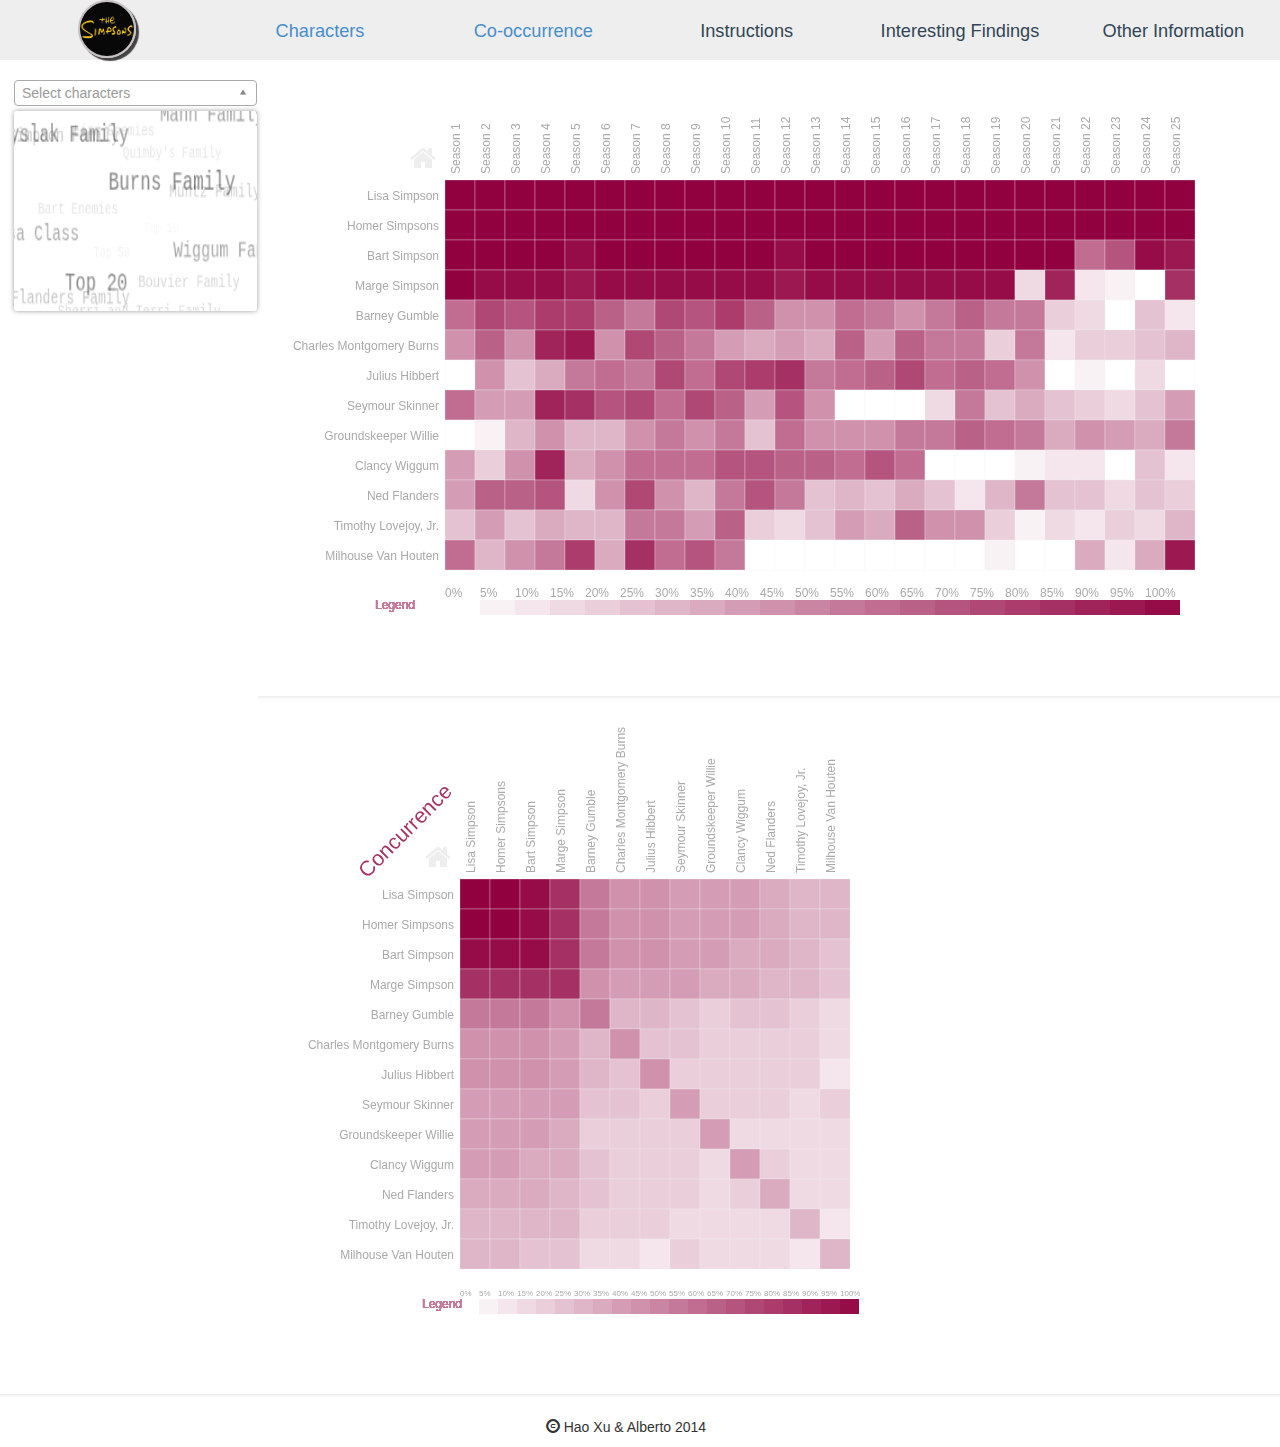
<file: index.html>
<!--Main page for the html of the application Simpsons Visualization-->
<!--authors: Alberto Gonzalez, Hao Xu date:April 2014-->
<!doctype html>
<html>
  <head>
      <title>Simpsons Visualization</title>
      <!--External Libraries js -->
      <script src="lib/jquery/jquery-1.11.0.min.js"></script>
      <script src="lib/bootstrap-3.1.1-dist/js/bootstrap.min.js"></script>
      <script src="lib/multiple-select-master/jquerymultipleselect.js"></script>
      <script src="lib/jquery-ui-1.10.4.custom.min.js"></script>
      <script src="lib/D3/d3.v3.min.js"></script>
      <script src="lib/taffy/taffy.js"></script>
      <script src="lib/tagCanvas/jquery.tagcanvas.js"></script>
      <!--Internal js files-->
      <script src="data/episodes.js"></script>
      <script src="data/episodes_info.js"></script>
      <script src="data/characters.js"></script>
      <script src="data/characters_image_with_eps.js"></script>
      <script src="data/characters_info.js"></script>
      <script src="data/locations_with_image.js"></script>
      <script src="js/cards.js"></script>
      <!-- importing database -->
      <script>

      var episodes_DB = TAFFY(episodes); //Episodes from Andy
      var episodes_info_DB = TAFFY(episodes_info); //Episodes with image from us
      var characters_DB = TAFFY(characters);    // Characters from Andy
      var characters_info_DB = TAFFY(characters_info); // characters with image from us
      var locations_DB = TAFFY(locations);  //locations from Andy
      var characters_episodes_DB = TAFFY(characters_with_episode_information);
      var menutoggle=1
      </script>
      <!--Stylesheets-->
      <link href="lib/bootstrap-3.1.1-dist/css/bootstrap.min.css" rel="stylesheet">
      <link rel="stylesheet" type="text/css" href="lib/multiple-select-master/multiple-select.css">
      <link rel="stylesheet" href="style/font-awesome/css/font-awesome.min.css">
      <link rel="stylesheet" href="style/style3.css">

  </head>
  <body> 

  <div id='cusmenubar'  class='row draggable'  style='position:fixed;top:0px;left:0px;z-index:999;width:100%;margin-left:0px !important;margin-right:0px !important;'>

      <ul class='col-xs-12 menuul' style=''>
      <li  class='col-xs-2 menuim text-center'><img src="simpsons_logo2.jpg" alt="We Are Family" class="img-circle menuIMG" style='border:2px solid #c7bfbf;'>
        </li>
        <li class='col-xs-2 menuli text-center' style=''>
               <a class="searchbychar" href="#" data-target="characters" style="text-decoration: none">Characters</a>
        </li>
        <li class='col-xs-2 menuli text-center' style=''>
               <a class="searchbychar" href="#" data-target="chart_co" style="text-decoration: none">Co-occurrence</a>
        </li>
        <li class='col-xs-2 menuli text-center' id='instructionsdivmenu' style=''>
          Instructions
        </li>
        <li class='col-xs-2 menuli text-center' id="interestingdivmenu" style=''>
          Interesting Findings
        </li>
        <li class='col-xs-2 menuli text-center' id='otherinformationdivmenu' style=''>
          Other Information
        </li>
      </ul>

  </div>
<div id='apps' style="padding-left:10px;">

    <br>

<!--   <div id='characters' class='row ' style='background-color:white;padding-left:10px;'>

  </div>
  <hr class="featurette-divider">
  <div id='coocurrance' class='row ' style='background-color:white; padding-left:10px;'>

  </div> -->

<!-- *************************************** -->
    <div class="row"  style='padding-left:4px;'>
      <div id="tooltip" class="hidden" style="z-index:10;">
        <p><span id="value"></p>
      </div>
      <div id="menu" class="col-xs-2" >
        <br>
        <br>
        <br>
        <div id="select">
          <select multiple="multiple" style='width:245px;'>
          </select>
        </div>
        <div id="myCanvasContainer">
          <canvas width="270" height="150" id="myCanvas">
            <p>Anything in here will be replaced on browsers that support the canvas element</p>
          </canvas>
        </div>
        <div id="tags">
          <ul></ul>
        </div>
      </div>
      <div class="col-xs-10" style="padding-left:0px;">
          <div id="characters">
          <div class='col-xs-12' id="chart_main" style='overflow:auto;padding-left:0px;'></div>
          <div class='col-xs-12' id="chart" style='overflow:auto;padding-left:0px;'></div>
          </div>
          <hr class='col-xs-12 featuredivider' style="margin-left:43px; height:2px;background-color:rgb(247, 247, 247);">
          <div class='col-xs-12' id="chart_co" style='overflow:auto;'></div>
      </div>
    </div>
<!-- ********************************************* -->
</div>

<div id='instructionsdiv'>
    <div class="jumbotron">
      <div class="container">
        <h1>We Are Family</h1>
        <p>Here you will discover:<em> What important characters at the beginning disappeared later on? What important characters only appeared later in the series? Which characters are always seen together? Which voice actors voiced the most characters in a single episode? Which characters appeared (even briefly) every season (or most seasons)?</em></p>
        <p class="text-muted"><small>In this project we take a look at 25 years of 'The Simpsons.'There are about 550 episodes by the end of the current 25th season with 200 main characters, 2500 total characters (including people, animals, etc) voiced by 12 major voice actors. All of them are visualized in this application</small></p>
        <p><a class="btn btn-primary btn-lg" role="button" href='https://github.com/xhspiderman/DataVisualization-Project3'>Learn more</a></p>
      </div>
    </div>

    <div class="container">

      <div class="row">
        <hr class="featurette-divider">
        <div class="row featurette">
          <div class="col-md-5">
            <h2 class="featurette-heading">Video Intro <span class="text-muted">details from the author</span></h2>
            <p class="lead">One video introduction to dive into the usage of this app <span class="glyphicon glyphicon-hand-right"></span></p>
          </div>
          <div class="col-md-7">
           <!-- <img src="img/the_simpsons.jpg" alt="Smiley face" width="400" height="290"> -->
           <iframe width="640" height="360" src="//www.youtube.com/embed/psyEWBTWQKM?rel=0" frameborder="0" allowfullscreen></iframe>
          </div>
        </div>
        <br>
        <hr class="featurette-divider">
        <div class="row featurette">
          <div class="col-md-7">
            <img class="featurette-image img-responsive" src="img/nav.png" alt="Pie Chart">
          </div>
          <div class="col-md-5">
            <h2 class="featurette-heading">Navigation Bar <span class="text-muted"> togglable &amp; draggable</span></h2>
            <p class="lead">When the page is first loaded you can see the page navigation functions at the top of the page. Nav bar is used to navigate between different tabs and you can always toggle on the app icon to collapse the Nav Bar in order to have a better view in the application, you can also drag the nav bar to anywhere you like.</p>
          </div>
        </div>
        <hr class="featurette-divider">
        <div class="row featurette">
          <div class="col-md-5">
            <h2 class="featurette-heading">Heat Map(main) <span class="text-muted"> hover effects &amp; ordering</span></h2>
            <p class="lead">The heat map gives you an overview about the appearance in each season, the higher the appear rate, the darker the color is. And a legend mark is also give in the bottom of the graph for quick reference. You can always hover on each block to see the highlighted name and season as well as the character's pic.</p>
          </div>
          <div class="col-md-7">
            <img class="featurette-image img-responsive" src="img/heatHover.png" alt="top25iehover">
          </div>
        </div>
        <hr class="featurette-divider">
        <div class="row featurette">
          <div class="col-md-7">
            <img class="featurette-image img-responsive" src="img/seasonDetail.png" alt="ieUSmap">
          </div>
          <div class="col-md-5">
            <h2 class="featurette-heading">Heat Map(detail)<span class="text-muted"> pick interesting seasons</span></h2>
            <p class="lead">You can get to heat map detail view by click one of the seasons in home page, whether or not a character appears in that episode is visualized as a color block. By hovering on the block, you can get similar info like before. And by clicking on each block, two name cards about episode and character will be generated.</p>
          </div>
        </div>
        <hr class="featurette-divider">
        <div class="row featurette">
          <div class="col-md-5">
            <h2 class="featurette-heading">Name Card <span class="text-muted"> pics &amp; info</span></h2>
            <p class="lead">Two types of cards are generated, one about character and one about episode. Detailed information will be listed. You can always click on the "voicedBy" attribute to pick all characters voiced by that character.</p>
          </div>
          <div class="col-md-7">
            <img class="featurette-image img-responsive" src="img/nameCard.png" style="height:230px;" alt="ie hover">
          </div>
        </div>
        <hr class="featurette-divider">
        <div class="row featurette">
          <div class="col-md-7">
            <img class="featurette-image img-responsive" src="img/tagSelector.png" alt="ie toggle">
          </div>
          <div class="col-md-5">
            <h2 class="featurette-heading">Selector<span class="text-muted"> checkbox &amp; cloud tag</span></h2>
            <p class="lead">Two ways of selecting characters are provided, one is cloud tag which give you some random interesing groups to explore and the other give you checkbox style of selecing, search function is also included. By going to different areas of cloud tags you can rotate the tags correspondingly.</p>
          </div>
        </div>
        <hr class="featurette-divider">
        <div class="row featurette">
          <div class="col-md-5">
            <h2 class="featurette-heading">Co-occurrence Matrix<span class="text-muted"> Relationship Visualization</span></h2>
            <p class="lead">This cooccurrence matrix enables you to view the bond between each pair of characters by showing how many episodes they both appear among all the Simpson series. The stronger the bond, the darker the color block, detailed info is also provided by hovering on each block.</p>
          </div>
          <div class="col-md-7">
            <img class="featurette-image img-responsive" src="img/occurrence.png" alt="table toggle">
          </div>
        </div>
    </div>
  </div>
</div>

<div id='interestingdiv'>

      <div class="jumbotron">
        <div class="container">
          <br>
          <h1>Interesting Findings</h1>
        </div>
      </div>
      <div class="container">
        <div class="row">
          <div class="row featurette">
          <div class="col-md-12">
             <h2 class="featurette-heading"> Milhouse Dissapearance <span class="text-muted"><small><span class="glyphicon glyphicon-search"></span></small></span></h2>
            <p class="lead"><p>When checking how Milhouse evolutes through the series you can notize that he suddenly disapears during the season 11 to 21. With one exception in season 19th which he appears in only one episode.</p>
            <h2 class="featurette-heading"> Homer Shows off! <span class="text-muted"><small><span class="glyphicon glyphicon-search"></span></small></span></h2>
            <p class="lead"><p>Homer appears in each and everyone of the episodes of the simpsons. Bart appears in all the seasons until season 22 where he suddenly disapears for 10 episodes of a total of 22. Marge has a similar evolution she appears in all the episodes before season 20, but in season 23 she only appears in 2 episodes not apparing at all in season 24. Seems like marge and Bart are returning again to appear in season 25 (the last season casted) where they appear in almost every casted episode.</p>
            
            <h2 class="featurette-heading"> Top 10 podium! <span class="text-muted"><small><span class="glyphicon glyphicon-search"></span></small></span></h2>
            <p class="lead"><p>1. Homer: 539</p><p>2. Lisa: 518</p><p>3. Bart: 518</p><p>4. Marge: 433</p><p>5. Barney Gumble :273</p><p>6. Burns :248</p><p>7. Dr Jibbert :244</p><p>8. Skinner: 222</p><p>9. Willie: 222</p><p>10. Wiggum: 204</p><p>Something that pop's up imediately is that the three members of the simpsons Family appear almost as twice as the rest of the top ten characters, giving the feeling clearly that the Simpsons are a family serie</p>

            <h2 class="featurette-heading"> Maggie <span class="text-muted"><small><span class="glyphicon glyphicon-search"></span></small></span></h2>
            <p class="lead"><p>Maggie does not appear in the serie until the third season and only appears 11 times during the whole serie!</p>
            
            <h2 class="featurette-heading"> Lisa's Class <span class="text-muted"><small><span class="glyphicon glyphicon-search"></span></small></span></h2>
            <p class="lead"><p>32 different students share class with Lisa during the whole serie. Becky and Ralph Wiggum are the characters that appear more with 107 and 70 appearances respectively appearing at least in a few episodes in most of the seasons</p>

            <h2 class="featurette-heading"> All seasons <span class="text-muted"><small><span class="glyphicon glyphicon-search"></span></small></span></h2>
            <p class="lead"><p>Only Homer Simpson, Bart Simpson and Charles Montgomery Burns appear in all seasons of the serie</p>

            <h2 class="featurette-heading"> Concurrence <span class="text-muted"><small><span class="glyphicon glyphicon-search"></span></small></span></h2>
            <p class="lead"><p>There are several things that pop up when looking at the concurrence heatmap. Homer, Bart and Marge trend to appear together this is normal because they appear in most of the episodes. Barney trends to appear with them a lot, as well does Mr. Burns.</p><p>Sherry and terry the twins trend to appear together in the same episode.</p><p>Skinner trends to appear in episodes where some students of the school appear as well.</p>

            <h2 class="featurette-heading"> Mayor Quimby strange evolvment <span class="text-muted"><small><span class="glyphicon glyphicon-search"></span></small></span></h2>
            <p class="lead"><p>Mayor Quimby appears at the beggining of the serie assidiously appearing in 75% of the episodes of season 4 and suddenly disapears from season 11 to 22</p>

          </div>
          </div>
      </div>
    </div >

</div >

<div id='otherinformationdiv'>
    
      <div class="jumbotron">
        <div class="container">
          <br>
          <h1>Other Informations</h1>
          <p>Here you will find more details about: <strong> Data Source</strong> | <strong>  Source Code</strong> | <strong>  Project Progress List</strong></p>
          <p><a href='https://github.com/xhspiderman/DataVisualization-Project3' class="btn btn-primary btn-lg" role="button">Learn More</a></p>
        </div>
      </div>
      <div class="container">
        <div class="row">
          <div class="row featurette">
          <div class="col-md-12">
            <h2 class="featurette-heading">Data Source <span class="text-muted"><small><span class="glyphicon glyphicon-search"></span></small></span></h2>
            <p class="lead"><p>The data used for this visualization is provided by the Simpson Wiki website. It documents all information about "The Simpsons", including characters, episodes, locations and images. The processed data in .json format can be downloaded in <a href="https://github.com/xhspiderman/DataVisualization-Project3/tree/master/data"> the data foler of repository</a>.</p> 
      <p>From there, the data is converted into a format suitable for Google Charts to create the visualizations you see.</p></p>
          </div>
          </div>
          <hr class="featurette-divider">
          <div class="row featurette">
          <div class="col-md-12">
            <h2 class="featurette-heading">Source Code <span class="text-muted"><small><span class="glyphicon glyphicon-download-alt"></span></small></span></h2>
            <p class="lead"><p>The code can be downloaded 
      <a href="https://github.com/xhspiderman/DataVisualization-Project3">here</a>.
      After you download the files, open the main_heatmap_Hao.html in a web browser to view the 
      the visualizations. Explore the various visualizations and find some interesting 
      things about the Simpson Family.</p></p>
          </div>
          </div>
          <hr class="featurette-divider">
          <div class="row featurette">
          <div class="col-md-12">
            <h2 class="featurette-heading">Project Progress List <span class="text-muted"><small><span class="glyphicon glyphicon-list"></span></small></span></h2>
          <p class="lead">Alberto's Progress</p>
        <p><b>3/20</b></p>
        <p>Collected Info and data for the application</p>
        <p><b>4/7</b></p>
        <p>Redo dbs for better integration, Added Information. Created Sankey (not used)</p>
        <p><b>4/11</b></p>
        <p>Created Groups and added the tag cloud</p>
        <p><b>4/18</b></p>
        <p>Created the cards for the characters</p>
        <p><b>4/23</b></p>
        <p>Finish styling and some bugs, added locations to episodes</p>
        <p class="lead">Hao's Progress</p>
        <p><b>3/20</b></p>
        <p>Collected Info and data for the application</p>
        <p><b>4/7</b></p>
        <p>Created Sankey diagram (not used) Created Heatmaps</p>
        <p><b>4/11</b></p>
        <p>Enhace heatmaps, concurrence heatmap</p>
        <p><b>4/18</b></p>
        <p>Styled the main application</p>
        <p>Added feature column bar</p>
        <p><b>4/23</b></p>
        <p>Finish styling and some bugs, added locations to episodes</p>
          </div>
          </div>
      </div>
    </div >

</div >
  <hr class='col-xs-12 featuredivider' style="height:2px;background-color:rgb(247, 247, 247);">
  <footer class="row">
  <p class="col-md-2 col-md-offset-5"> <span class="glyphicon glyphicon-copyright-mark"></span> Hao Xu &amp; Alberto 2014</p>
  </footer>
    <script>
    //Animation 
    $('#otherinformationdiv').hide()
    $('#instructionsdiv').hide()
    $('#interestingdiv').hide()
    $( ".draggable" ).draggable({
        start: function(event, ui) {
            $(this).addClass('noclick');
        }
    });
    $( '.searchbychar' ).on('click', function(event) {
        event.preventDefault();
        var target = "#" + $(this).data('target');
        $('html, body').animate({
            scrollTop: $(target).offset().top
        }, 200);
        $('#apps').show('fast')
        $('#instructionsdiv').hide()
        $('#otherinformationdiv').hide()
        $('#interestingdiv').hide()
    });
    $('.menuim').on('click',function(event){
      if ($(this).closest('#cusmenubar').hasClass('noclick')) {
            $(this).closest('#cusmenubar').removeClass('noclick');
        }
        else {
        if(menutoggle===1){
        $(this).siblings().hide('fast')
        $(this).closest('ul').css("background-color", "transparent")
        $(this).find('img').css({width : '35px',height : '35px'})
            // $( "#draggable" ).draggable();
        menutoggle=0;
        }else{
        $(this).siblings().show('fast') 
        $(this).closest('ul').css("background-color", "#ecf0f1")
        $(this).find('img').css({width : '60px',height : '60px'})
        $(this).closest('#cusmenubar').css({top : '0px', left : '0px'})
        // $( "#draggable" ).draggable();
        menutoggle=1;
        }
          }
    })
    $('#instructionsdivmenu').on('click',function(event){
      $('#apps').hide('fast')
      $('#otherinformationdiv').hide('fast')
      $('#interestingdiv').hide('fast')
      $('#instructionsdiv').show('fast')
      $("html, body").animate({ scrollTop: 0 }, "fast");
    })
    $('#otherinformationdivmenu').on('click',function(event){
      $('#apps').hide('fast')
      $('#otherinformationdiv').show('fast')
      $('#instructionsdiv').hide('fast')
      $('#interestingdiv').hide('fast')
      $("html, body").animate({ scrollTop: 0 }, "fast");
    })
    $('#interestingdivmenu').on('click',function(event){
      $('#apps').hide('fast')
      $('#otherinformationdiv').hide('fast')
      $('#instructionsdiv').hide('fast')
      $('#interestingdiv').show('fast')
      $("html, body").animate({ scrollTop: 0 }, "fast");
    })
    </script>
  </body>
  <script type="text/javascript" src="js/code_modified.js"></script>
  <!-- <script type="text/javascript" src="js/generate.js"></script> -->
  <script src="js/selection.js"></script>
</html>
</file>
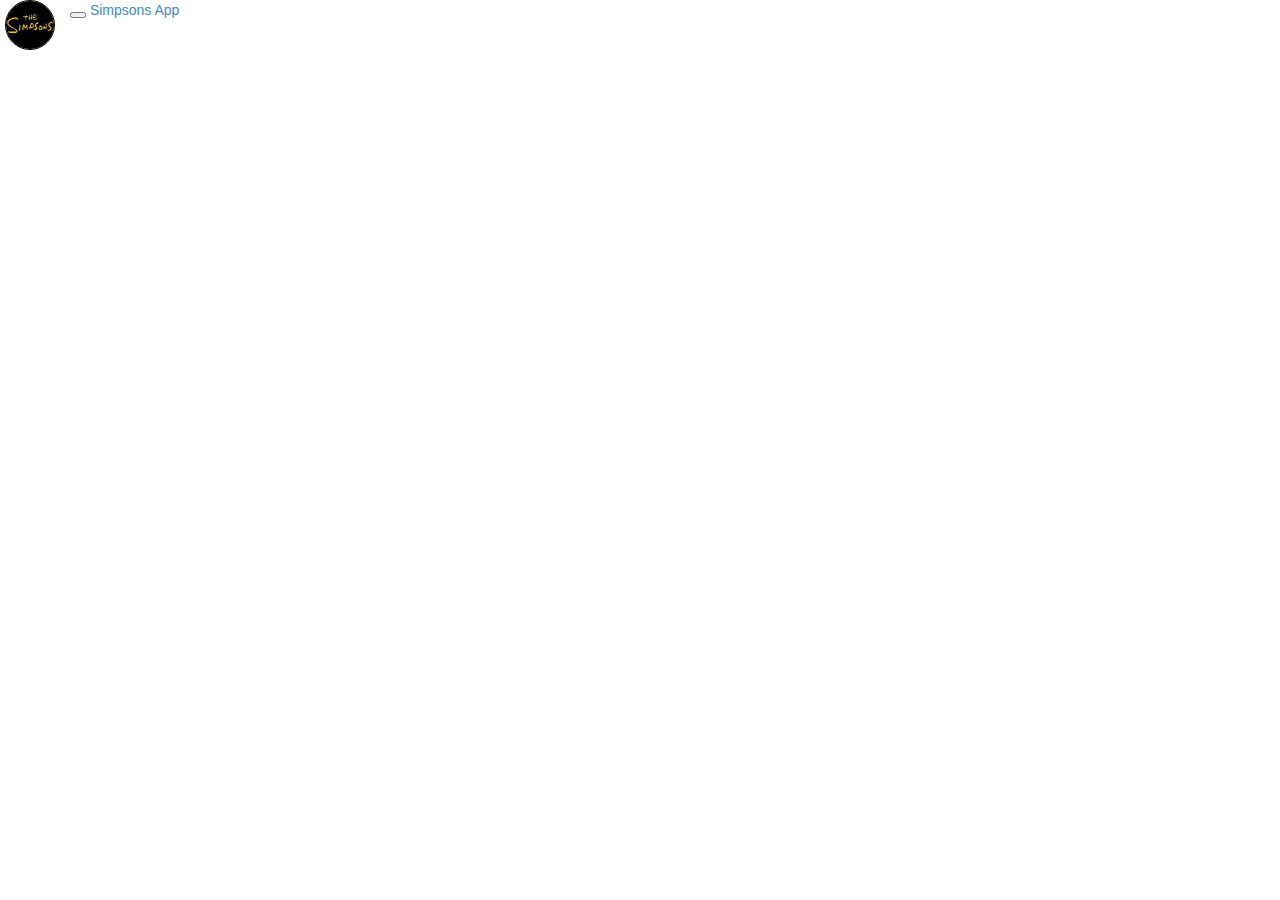
<file: about.html>
<!--Main page for the html of the application Simpsons Visualization-->
<!--authors: Alberto Gonzalez, Hao Xu date:April 2014-->
<!doctype html>
<html>
<head>
    <title>Simpsons Visualization</title>
    <!--External Libraries js -->
    <script src="lib/jquery/jquery-1.11.0.min.js"></script>
    <script src="lib/bootstrap-3.1.1-dist/js/bootstrap.min.js"></script>
    <script src="http://d3js.org/d3.v3.min.js"></script>
    <!--Internal js files-->
    <script src="data/episode.json"></script>
    <script src="data/characters_info.json"></script>
    <!--Stylesheets-->
    <link href="lib/bootstrap-3.1.1-dist/css/bootstrap.min.css" rel="stylesheet">
    <link rel="stylesheet" href="style/style.css">

</head>
<body>
    <div class="navbar navbar-inverse navbar-fixed-top" role="navigation">
      <div class="container">
        <div class="navbar-header">
        	<img id="logo" src="simpsons_logo2.jpg" alt="The Simpsons"></img>
          <button type="button" class="navbar-toggle" data-toggle="collapse" data-target=".navbar-collapse">
            <span class="sr-only">Toggle navigation</span>
            <span class="icon-bar"></span>
            <span class="icon-bar"></span>
            <span class="icon-bar"></span>
          </button>
          <a class="navbar-brand" href="#">Simpsons App</a>
        </div>
        <div class="collapse navbar-collapse">
          <ul class="nav navbar-nav">
            <li class="active"><a href="main.html">Home</a></li>
            <li><a href="#about">About</a></li>
            <li><a href="#contact">Contact</a></li>
          </ul>
        </div><!--/.nav-collapse -->
      </div>
    </div>
    <div id="about"></div>
    <script src="js/code.js"></script>
</body>
</html>
</file>
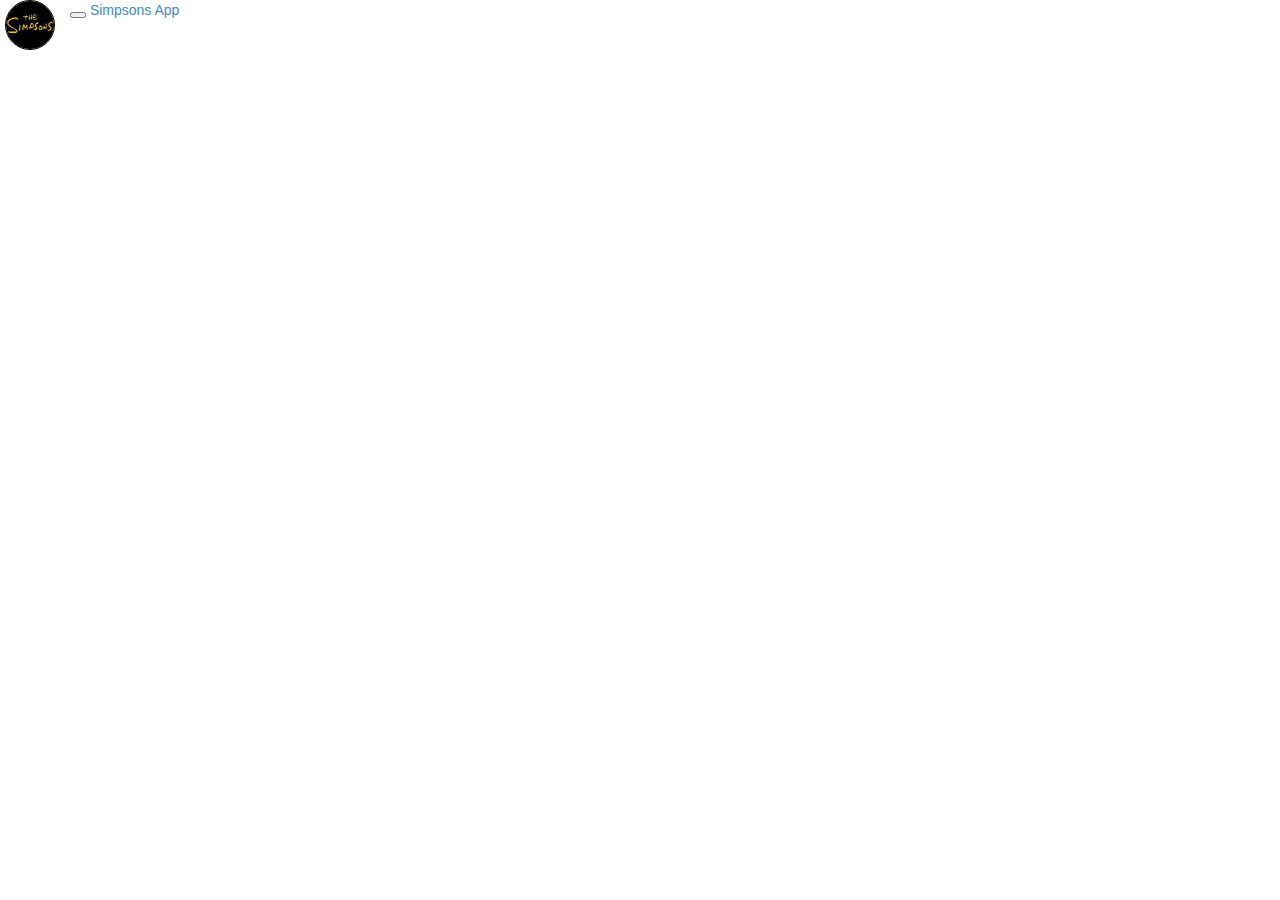
<file: main.html>
<!--Main page for the html of the application Simpsons Visualization-->
<!--authors: Alberto Gonzalez, Hao Xu date:April 2014-->
<!doctype html>
<html>
<head>
    <title>Simpsons Visualization</title>
    <!--External Libraries js -->
    <script src="lib/jquery/jquery-1.11.0.min.js"></script>
    <script src="lib/bootstrap-3.1.1-dist/js/bootstrap.min.js"></script>
    <script src="http://d3js.org/d3.v3.min.js"></script>
    <script src="lib/taffy/taffy.js"></script>
    <!--Internal js files-->
    <script src="data/episodes.js"></script>
    <script src="data/episodes_info.js"></script>
    <script src="data/characters.js"></script>
    <script src="data/characters_info.js"></script>
    <script src="data/locations.js"></script>
    <!-- importing database -->
    <script>

    var episodes_DB = TAFFY(episodes); //Episodes from Andy
    var episodes_info_DB = TAFFY(episodes_info); //Episodes with image from us
    var characters_DB = TAFFY(characters);    // Characters from Andy
    var characters_info_DB = TAFFY(characters_info); // characters with image from us
    var locations_DB = TAFFY(locations);  //locations from Andy
 
    </script>
    <!--Stylesheets-->
    <link href="lib/bootstrap-3.1.1-dist/css/bootstrap.min.css" rel="stylesheet">
    <link rel="stylesheet" href="style/style.css">

</head>
<body>
    <div class="navbar navbar-inverse navbar-fixed-top" role="navigation">
      <div class="container">
        <div class="navbar-header">
        	<img id="logo" src="simpsons_logo2.jpg" alt="The Simpsons"></img>
          <button type="button" class="navbar-toggle" data-toggle="collapse" data-target=".navbar-collapse">
            <span class="sr-only">Toggle navigation</span>
            <span class="icon-bar"></span>
            <span class="icon-bar"></span>
            <span class="icon-bar"></span>
          </button>
          <a class="navbar-brand" href="#">Simpsons App</a>
        </div>
        <div class="collapse navbar-collapse">
          <ul class="nav navbar-nav">
            <li class="active"><a href="main.html">Home</a></li>
            <li><a href="about.html">About</a></li>
            <li><a href="#contact">Contact</a></li>
          </ul>
        </div><!--/.nav-collapse -->
      </div>
    </div>
    <div id="home"></div>
   	<script src="js/code.js"></script>
</body>
</html>
</file>
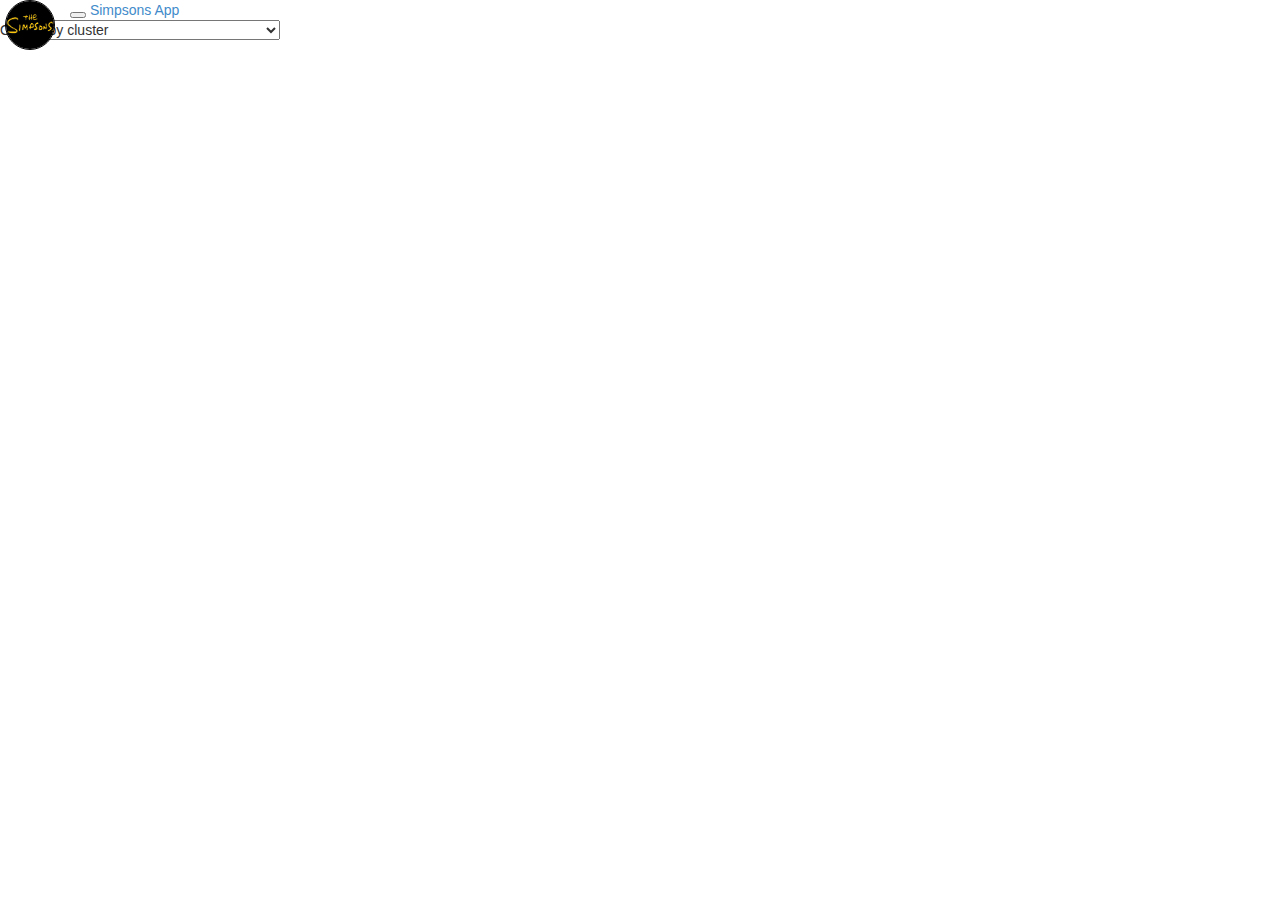
<file: main_heatmap.html>
<!--Main page for the html of the application Simpsons Visualization-->
<!--authors: Alberto Gonzalez, Hao Xu date:April 2014-->
<!doctype html>
<html>
  <head>
      <title>Simpsons Visualization</title>
      <!--External Libraries js -->
      <script src="lib/jquery/jquery-1.11.0.min.js"></script>
      <script src="lib/bootstrap-3.1.1-dist/js/bootstrap.min.js"></script>
      <script src="http://d3js.org/d3.v3.min.js"></script>
      <script src="lib/taffy/taffy.js"></script>
      <!--Internal js files-->
      <script src="data/episodes.js"></script>
      <script src="data/episodes_info.js"></script>
      <script src="data/characters.js"></script>
      <script src="data/characters_info.js"></script>
      <script src="data/locations.js"></script>
      <script src="js/data_heatmap.js"></script>
      <!-- importing database -->
      <script>

      var episodes_DB = TAFFY(episodes); //Episodes from Andy
      var episodes_info_DB = TAFFY(episodes_info); //Episodes with image from us
      var characters_DB = TAFFY(characters);    // Characters from Andy
      var characters_info_DB = TAFFY(characters_info); // characters with image from us
      var locations_DB = TAFFY(locations);  //locations from Andy
      </script>
      <!--Stylesheets-->
      <link href="lib/bootstrap-3.1.1-dist/css/bootstrap.min.css" rel="stylesheet">
      <link rel="stylesheet" href="style/style3.css">

  </head>
  <body>
      <div class="navbar navbar-inverse navbar-fixed-top" role="navigation">
        <div class="container">
          <div class="navbar-header">
            <img id="logo" src="simpsons_logo2.jpg"  alt="The Simpsons"></img>
            <button type="button" class="navbar-toggle" data-toggle="collapse" data-target=".navbar-collapse">
              <span class="sr-only">Toggle navigation</span>
              <span class="icon-bar"></span>
              <span class="icon-bar"></span>
              <span class="icon-bar"></span>
            </button>
            <a class="navbar-brand" href="#">Simpsons App</a>
          </div>
          <div class="collapse navbar-collapse">
            <ul class="nav navbar-nav">
              <li class="active"><a href="main.html">Home</a></li>
              <li><a href="about.html">About</a></li>
              <li><a href="#contact">Contact</a></li>
            </ul>
          </div><!--/.nav-collapse -->
        </div>
      </div>
      <div id="tooltip" class="hidden">
              <p><span id="value"></p>
      </div>
      Order: 
    <select id="order">
    <option value="hclust">by cluster</option>
    <option value="probecontrast">by probe name and contrast name</option>
    <option value="probe">by probe name</option>
    <option value="contrast">by contrast name</option>
    <option value="custom">by log2 ratio</option>
    </select>
    </select>
    <div id="chart" style='overflow:auto; width:960px; height:480px;'></div>

    <script type="text/javascript" src="js/code.js"></script>
  </body>
</html>
</file>
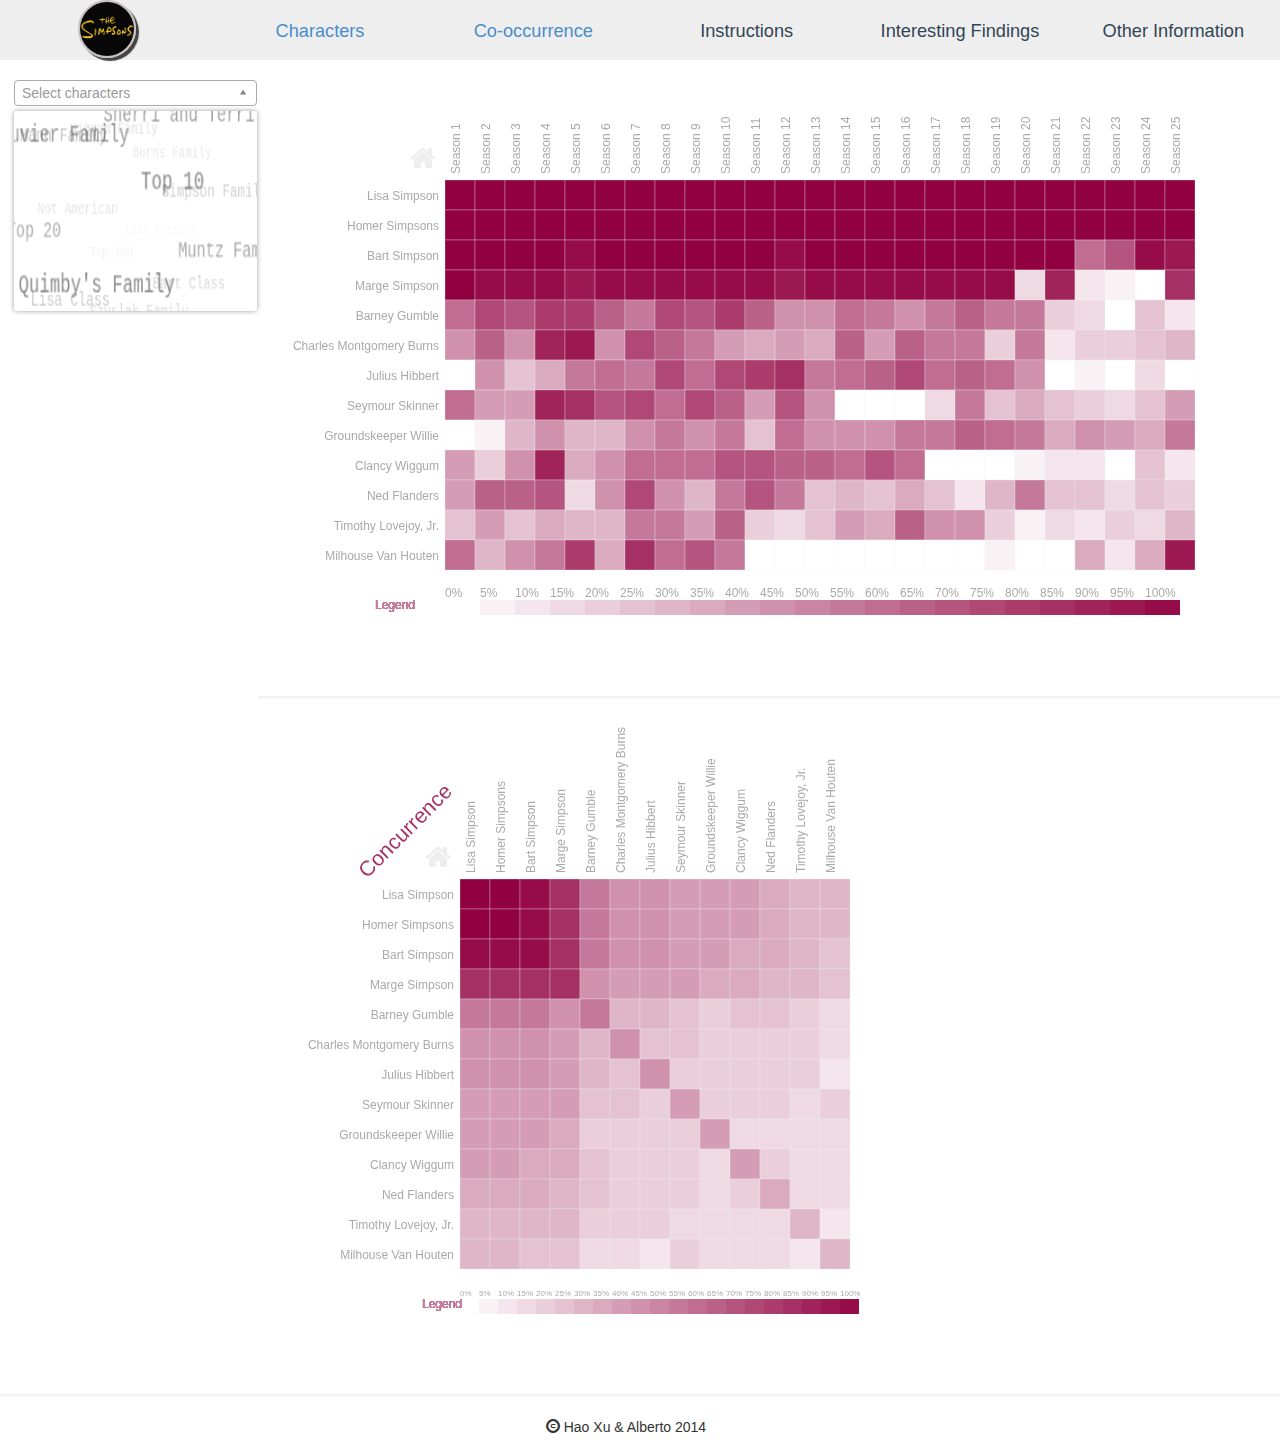
<file: main_heatmap_Hao.html>
<!--Main page for the html of the application Simpsons Visualization-->
<!--authors: Alberto Gonzalez, Hao Xu date:April 2014-->
<!doctype html>
<html>
  <head>
      <title>Simpsons Visualization</title>
      <!--External Libraries js -->
      <script src="lib/jquery/jquery-1.11.0.min.js"></script>
      <script src="lib/bootstrap-3.1.1-dist/js/bootstrap.min.js"></script>
      <script src="lib/multiple-select-master/jquerymultipleselect.js"></script>
      <script src="lib/jquery-ui-1.10.4.custom.min.js"></script>
      <script src="lib/D3/d3.v3.min.js"></script>
      <script src="lib/taffy/taffy.js"></script>
      <script src="lib/tagCanvas/jquery.tagcanvas.js"></script>
      <!--Internal js files-->
      <script src="data/episodes.js"></script>
      <script src="data/episodes_info.js"></script>
      <script src="data/characters.js"></script>
      <script src="data/characters_image_with_eps.js"></script>
      <script src="data/characters_info.js"></script>
      <script src="data/locations_with_image.js"></script>
      <script src="js/cards.js"></script>
      <!-- importing database -->
      <script>

      var episodes_DB = TAFFY(episodes); //Episodes from Andy
      var episodes_info_DB = TAFFY(episodes_info); //Episodes with image from us
      var characters_DB = TAFFY(characters);    // Characters from Andy
      var characters_info_DB = TAFFY(characters_info); // characters with image from us
      var locations_DB = TAFFY(locations);  //locations from Andy
      var characters_episodes_DB = TAFFY(characters_with_episode_information);
      var menutoggle=1
      </script>
      <!--Stylesheets-->
      <link href="lib/bootstrap-3.1.1-dist/css/bootstrap.min.css" rel="stylesheet">
      <link rel="stylesheet" type="text/css" href="lib/multiple-select-master/multiple-select.css">
      <link rel="stylesheet" href="style/font-awesome/css/font-awesome.min.css">
      <link rel="stylesheet" href="style/style3.css">

  </head>
  <body> 

  <div id='cusmenubar'  class='row draggable'  style='position:fixed;top:0px;left:0px;z-index:999;width:100%;margin-left:0px !important;margin-right:0px !important;'>

      <ul class='col-xs-12 menuul' style=''>
      <li  class='col-xs-2 menuim text-center'><img src="simpsons_logo2.jpg" alt="We Are Family" class="img-circle menuIMG" style='border:2px solid #c7bfbf;'>
        </li>
        <li class='col-xs-2 menuli text-center' style=''>
               <a class="searchbychar" href="#" data-target="characters" style="text-decoration: none">Characters</a>
        </li>
        <li class='col-xs-2 menuli text-center' style=''>
               <a class="searchbychar" href="#" data-target="chart_co" style="text-decoration: none">Co-occurrence</a>
        </li>
        <li class='col-xs-2 menuli text-center' id='instructionsdivmenu' style=''>
          Instructions
        </li>
        <li class='col-xs-2 menuli text-center' id="interestingdivmenu" style=''>
          Interesting Findings
        </li>
        <li class='col-xs-2 menuli text-center' id='otherinformationdivmenu' style=''>
          Other Information
        </li>
      </ul>

  </div>
<div id='apps' style="padding-left:10px;">

    <br>

<!--   <div id='characters' class='row ' style='background-color:white;padding-left:10px;'>

  </div>
  <hr class="featurette-divider">
  <div id='coocurrance' class='row ' style='background-color:white; padding-left:10px;'>

  </div> -->

<!-- *************************************** -->
    <div class="row"  style='padding-left:4px;'>
      <div id="tooltip" class="hidden" style="z-index:10;">
        <p><span id="value"></p>
      </div>
      <div id="menu" class="col-xs-2" >
        <br>
        <br>
        <br>
        <div id="select">
          <select multiple="multiple" style='width:245px;'>
          </select>
        </div>
        <div id="myCanvasContainer">
          <canvas width="270" height="150" id="myCanvas">
            <p>Anything in here will be replaced on browsers that support the canvas element</p>
          </canvas>
        </div>
        <div id="tags">
          <ul></ul>
        </div>
      </div>
      <div class="col-xs-10" style="padding-left:0px;">
          <div id="characters">
          <div class='col-xs-12' id="chart_main" style='overflow:auto;padding-left:0px;'></div>
          <div class='col-xs-12' id="chart" style='overflow:auto;padding-left:0px;'></div>
          </div>
          <hr class='col-xs-12 featuredivider' style="margin-left:43px; height:2px;background-color:rgb(247, 247, 247);">
          <div class='col-xs-12' id="chart_co" style='overflow:auto;'></div>
      </div>
    </div>
<!-- ********************************************* -->
</div>

<div id='instructionsdiv'>
    <div class="jumbotron">
      <div class="container">
        <h1>We Are Family</h1>
        <p>Here you will discover:<em> What important characters at the beginning disappeared later on? What important characters only appeared later in the series? Which characters are always seen together? Which voice actors voiced the most characters in a single episode? Which characters appeared (even briefly) every season (or most seasons)?</em></p>
        <p class="text-muted"><small>In this project we take a look at 25 years of 'The Simpsons.'There are about 550 episodes by the end of the current 25th season with 200 main characters, 2500 total characters (including people, animals, etc) voiced by 12 major voice actors. All of them are visualized in this application</small></p>
        <p><a class="btn btn-primary btn-lg" role="button" href='https://github.com/xhspiderman/DataVisualization-Project3'>Learn more</a></p>
      </div>
    </div>

    <div class="container">

      <div class="row">
        <hr class="featurette-divider">
        <div class="row featurette">
          <div class="col-md-5">
            <h2 class="featurette-heading">Video Intro <span class="text-muted">details from the author</span></h2>
            <p class="lead">One video introduction to dive into the usage of this app <span class="glyphicon glyphicon-hand-right"></span></p>
          </div>
          <div class="col-md-7">
           <img src="img/the_simpsons.jpg" alt="Smiley face" width="400" height="290">
          </div>
        </div>
        <br>
        <hr class="featurette-divider">
        <div class="row featurette">
          <div class="col-md-7">
            <img class="featurette-image img-responsive" src="img/nav.png" alt="Pie Chart">
          </div>
          <div class="col-md-5">
            <h2 class="featurette-heading">Navigation Bar <span class="text-muted"> togglable &amp; draggable</span></h2>
            <p class="lead">When the page is first loaded you can see the page navigation functions at the top of the page. Nav bar is used to navigate between different tabs and you can always toggle on the app icon to collapse the Nav Bar in order to have a better view in the application, you can also drag the nav bar to anywhere you like.</p>
          </div>
        </div>
        <hr class="featurette-divider">
        <div class="row featurette">
          <div class="col-md-5">
            <h2 class="featurette-heading">Heat Map(main) <span class="text-muted"> hover effects &amp; ordering</span></h2>
            <p class="lead">The heat map gives you an overview about the appearance in each season, the higher the appear rate, the darker the color is. And a legend mark is also give in the bottom of the graph for quick reference. You can always hover on each block to see the highlighted name and season as well as the character's pic.</p>
          </div>
          <div class="col-md-7">
            <img class="featurette-image img-responsive" src="img/heatHover.png" alt="top25iehover">
          </div>
        </div>
        <hr class="featurette-divider">
        <div class="row featurette">
          <div class="col-md-7">
            <img class="featurette-image img-responsive" src="img/seasonDetail.png" alt="ieUSmap">
          </div>
          <div class="col-md-5">
            <h2 class="featurette-heading">Heat Map(detail)<span class="text-muted"> pick interesting seasons</span></h2>
            <p class="lead">You can get to heat map detail view by click one of the seasons in home page, whether or not a character appears in that episode is visualized as a color block. By hovering on the block, you can get similar info like before. And by clicking on each block, two name cards about episode and character will be generated.</p>
          </div>
        </div>
        <hr class="featurette-divider">
        <div class="row featurette">
          <div class="col-md-5">
            <h2 class="featurette-heading">Name Card <span class="text-muted"> pics &amp; info</span></h2>
            <p class="lead">Two types of cards are generated, one about character and one about episode. Detailed information will be listed. You can always click on the "voicedBy" attribute to pick all characters voiced by that character.</p>
          </div>
          <div class="col-md-7">
            <img class="featurette-image img-responsive" src="img/nameCard.png" style="height:230px;" alt="ie hover">
          </div>
        </div>
        <hr class="featurette-divider">
        <div class="row featurette">
          <div class="col-md-7">
            <img class="featurette-image img-responsive" src="img/tagSelector.png" alt="ie toggle">
          </div>
          <div class="col-md-5">
            <h2 class="featurette-heading">Selector<span class="text-muted"> checkbox &amp; cloud tag</span></h2>
            <p class="lead">Two ways of selecting characters are provided, one is cloud tag which give you some random interesing groups to explore and the other give you checkbox style of selecing, search function is also included. By going to different areas of cloud tags you can rotate the tags correspondingly.</p>
          </div>
        </div>
        <hr class="featurette-divider">
        <div class="row featurette">
          <div class="col-md-5">
            <h2 class="featurette-heading">Co-occurrence Matrix<span class="text-muted"> Relationship Visualization</span></h2>
            <p class="lead">This cooccurrence matrix enables you to view the bond between each pair of characters by showing how many episodes they both appear among all the Simpson series. The stronger the bond, the darker the color block, detailed info is also provided by hovering on each block.</p>
          </div>
          <div class="col-md-7">
            <img class="featurette-image img-responsive" src="img/occurrence.png" alt="table toggle">
          </div>
        </div>
    </div>
  </div>
</div>

<div id='interestingdiv'>

      <div class="jumbotron">
        <div class="container">
          <br>
          <h1>Interesting Findings</h1>
        </div>
      </div>
      <div class="container">
        <div class="row">
          <div class="row featurette">
          <div class="col-md-12">
             <h2 class="featurette-heading"> Milhouse Dissapearance <span class="text-muted"><small><span class="glyphicon glyphicon-search"></span></small></span></h2>
            <p class="lead"><p>When checking how Milhouse evolutes through the series you can notize that he suddenly disapears during the season 11 to 21. With one exception in season 19th which he appears in only one episode.</p>
            <h2 class="featurette-heading"> Homer Shows off! <span class="text-muted"><small><span class="glyphicon glyphicon-search"></span></small></span></h2>
            <p class="lead"><p>Homer appears in each and everyone of the episodes of the simpsons. Bart appears in all the seasons until season 22 where he suddenly disapears for 10 episodes of a total of 22. Marge has a similar evolution she appears in all the episodes before season 20, but in season 23 she only appears in 2 episodes not apparing at all in season 24. Seems like marge and Bart are returning again to appear in season 25 (the last season casted) where they appear in almost every casted episode.</p>
            
            <h2 class="featurette-heading"> Top 10 podium! <span class="text-muted"><small><span class="glyphicon glyphicon-search"></span></small></span></h2>
            <p class="lead"><p>1. Homer: 539</p><p>2. Lisa: 518</p><p>3. Bart: 518</p><p>4. Marge: 433</p><p>5. Barney Gumble :273</p><p>6. Burns :248</p><p>7. Dr Jibbert :244</p><p>8. Skinner: 222</p><p>9. Willie: 222</p><p>10. Wiggum: 204</p><p>Something that pop's up imediately is that the three members of the simpsons Family appear almost as twice as the rest of the top ten characters, giving the feeling clearly that the Simpsons are a family serie</p>

            <h2 class="featurette-heading"> Maggie <span class="text-muted"><small><span class="glyphicon glyphicon-search"></span></small></span></h2>
            <p class="lead"><p>Maggie does not appear in the serie until the third season and only appears 11 times during the whole serie!</p>
            
            <h2 class="featurette-heading"> Lisa's Class <span class="text-muted"><small><span class="glyphicon glyphicon-search"></span></small></span></h2>
            <p class="lead"><p>32 different students share class with Lisa during the whole serie. Becky and Ralph Wiggum are the characters that appear more with 107 and 70 appearances respectively appearing at least in a few episodes in most of the seasons</p>

            <h2 class="featurette-heading"> All seasons <span class="text-muted"><small><span class="glyphicon glyphicon-search"></span></small></span></h2>
            <p class="lead"><p>Only Homer Simpson, Bart Simpson and Charles Montgomery Burns appear in all seasons of the serie</p>

            <h2 class="featurette-heading"> Concurrence <span class="text-muted"><small><span class="glyphicon glyphicon-search"></span></small></span></h2>
            <p class="lead"><p>There are several things that pop up when looking at the concurrence heatmap. Homer, Bart and Marge trend to appear together this is normal because they appear in most of the episodes. Barney trends to appear with them a lot, as well does Mr. Burns.</p><p>Sherry and terry the twins trend to appear together in the same episode.</p><p>Skinner trends to appear in episodes where some students of the school appear as well.</p>

            <h2 class="featurette-heading"> Mayor Quimby strange evolvment <span class="text-muted"><small><span class="glyphicon glyphicon-search"></span></small></span></h2>
            <p class="lead"><p>Mayor Quimby appears at the beggining of the serie assidiously appearing in 75% of the episodes of season 4 and suddenly disapears from season 11 to 22</p>

            <h2 class="featurette-heading"> All seasons <span class="text-muted"><small><span class="glyphicon glyphicon-search"></span></small></span></h2>
            <p class="lead"><p>Only Homer Simpson, Bart Simpson and Charles Montgomery Burns appear in all seasons of the serie</p>

            <h2 class="featurette-heading"> Concurrence <span class="text-muted"><small><span class="glyphicon glyphicon-search"></span></small></span></h2>
            <p class="lead"><p>There are several things that pop up when looking at the concurrence heatmap. Homer, Bart and Marge trend to appear together this is normal because they appear in most of the episodes. Barney trends to appear with them a lot as well as Burns.</p><p>Sherry and terry the twins trend to appear together in the same episode.</p><p>Skinner trends to appear in episodes where some students of the school appear as well.</p>

            <h2 class="featurette-heading"> Mayor Quimby strange evolvment <span class="text-muted"><small><span class="glyphicon glyphicon-search"></span></small></span></h2>
            <p class="lead"><p>Mayor Quimby appears at the beggining of the serie assidiously appearing in 75% of the episodes of season 4 and suddenly disapears from season 11 to 22</p>

          </div>
          </div>
      </div>
    </div >

</div >

<div id='otherinformationdiv'>
    
      <div class="jumbotron">
        <div class="container">
          <br>
          <h1>Other Informations</h1>
          <p>Here you will find more details about: <strong> Data Source</strong> | <strong>  Source Code</strong> | <strong>  Project Progress List</strong></p>
          <p><a href='https://github.com/xhspiderman/DataVisualization-Project3' class="btn btn-primary btn-lg" role="button">Learn More</a></p>
        </div>
      </div>
      <div class="container">
        <div class="row">
          <div class="row featurette">
          <div class="col-md-12">
            <h2 class="featurette-heading">Data Source <span class="text-muted"><small><span class="glyphicon glyphicon-search"></span></small></span></h2>
            <p class="lead"><p>The data used for this visualization is provided by the Simpson Wiki website. It documents all information about "The Simpsons", including characters, episodes, locations and images. The processed data in .json format can be downloaded in <a href="https://github.com/xhspiderman/DataVisualization-Project3/tree/master/data"> the data foler of repository</a>.</p> 
      <p>From there, the data is converted into a format suitable for Google Charts to create the visualizations you see.</p></p>
          </div>
          </div>
          <hr class="featurette-divider">
          <div class="row featurette">
          <div class="col-md-12">
            <h2 class="featurette-heading">Source Code <span class="text-muted"><small><span class="glyphicon glyphicon-download-alt"></span></small></span></h2>
            <p class="lead"><p>The code can be downloaded 
      <a href="https://github.com/xhspiderman/DataVisualization-Project3">here</a>.
      After you download the files, open the main_heatmap_Hao.html in a web browser to view the 
      the visualizations. Explore the various visualizations and find some interesting 
      things about the Simpson Family.</p></p>
          </div>
          </div>
          <hr class="featurette-divider">
          <div class="row featurette">
          <div class="col-md-12">
            <h2 class="featurette-heading">Project Progress List <span class="text-muted"><small><span class="glyphicon glyphicon-list"></span></small></span></h2>
          <p class="lead">Alberto's Progress</p>
        <p><b>3/20</b></p>
        <p>Collected Info and data for the application</p>
        <p><b>4/7</b></p>
        <p>Redo dbs for better integration, Added Information. Created Sankey (not used)</p>
        <p><b>4/11</b></p>
        <p>Created Groups and added the tag cloud</p>
        <p><b>4/18</b></p>
        <p>Created the cards for the characters</p>
        <p><b>4/23</b></p>
        <p>Finish styling and some bugs, added locations to episodes</p>
        <p class="lead">Hao's Progress</p>
        <p><b>3/20</b></p>
        <p>Collected Info and data for the application</p>
        <p><b>4/7</b></p>
        <p>Created Sankey diagram (not used) Created Heatmaps</p>
        <p><b>4/11</b></p>
        <p>Enhace heatmaps, concurrence heatmap</p>
        <p><b>4/18</b></p>
        <p>Styled the main application</p>
        <p>Added feature column bar</p>
        <p><b>4/23</b></p>
        <p>Finish styling and some bugs, added locations to episodes</p>
          </div>
          </div>
      </div>
    </div >

</div >
  <hr class='col-xs-12 featuredivider' style="height:2px;background-color:rgb(247, 247, 247);">
  <footer class="row">
  <p class="col-md-2 col-md-offset-5"> <span class="glyphicon glyphicon-copyright-mark"></span> Hao Xu &amp; Alberto 2014</p>
  </footer>
    <script>
    //Animation 
    $('#otherinformationdiv').hide()
    $('#instructionsdiv').hide()
    $('#interestingdiv').hide()
    $( ".draggable" ).draggable({
        start: function(event, ui) {
            $(this).addClass('noclick');
        }
    });
    $( '.searchbychar' ).on('click', function(event) {
        event.preventDefault();
        var target = "#" + $(this).data('target');
        $('html, body').animate({
            scrollTop: $(target).offset().top
        }, 200);
        $('#apps').show('fast')
        $('#instructionsdiv').hide()
        $('#otherinformationdiv').hide()
        $('#interestingdiv').hide()
    });
    $('.menuim').on('click',function(event){
      if ($(this).closest('#cusmenubar').hasClass('noclick')) {
            $(this).closest('#cusmenubar').removeClass('noclick');
        }
        else {
        if(menutoggle===1){
        $(this).siblings().hide('fast')
        $(this).closest('ul').css("background-color", "transparent")
        $(this).find('img').css({width : '35px',height : '35px'})
            // $( "#draggable" ).draggable();
        menutoggle=0;
        }else{
        $(this).siblings().show('fast') 
        $(this).closest('ul').css("background-color", "#ecf0f1")
        $(this).find('img').css({width : '60px',height : '60px'})
        $(this).closest('#cusmenubar').css({top : '0px', left : '0px'})
        // $( "#draggable" ).draggable();
        menutoggle=1;
        }
          }
    })
    $('#instructionsdivmenu').on('click',function(event){
      $('#apps').hide('fast')
      $('#otherinformationdiv').hide('fast')
      $('#interestingdiv').hide('fast')
      $('#instructionsdiv').show('fast')
      $("html, body").animate({ scrollTop: 0 }, "fast");
    })
    $('#otherinformationdivmenu').on('click',function(event){
      $('#apps').hide('fast')
      $('#otherinformationdiv').show('fast')
      $('#instructionsdiv').hide('fast')
      $('#interestingdiv').hide('fast')
      $("html, body").animate({ scrollTop: 0 }, "fast");
    })
    $('#interestingdivmenu').on('click',function(event){
      $('#apps').hide('fast')
      $('#otherinformationdiv').hide('fast')
      $('#instructionsdiv').hide('fast')
      $('#interestingdiv').show('fast')
      $("html, body").animate({ scrollTop: 0 }, "fast");
    })
    </script>
  </body>
  <script type="text/javascript" src="js/code_modified.js"></script>
  <!-- <script type="text/javascript" src="js/generate.js"></script> -->
  <script src="js/selection.js"></script>
</html>
</file>
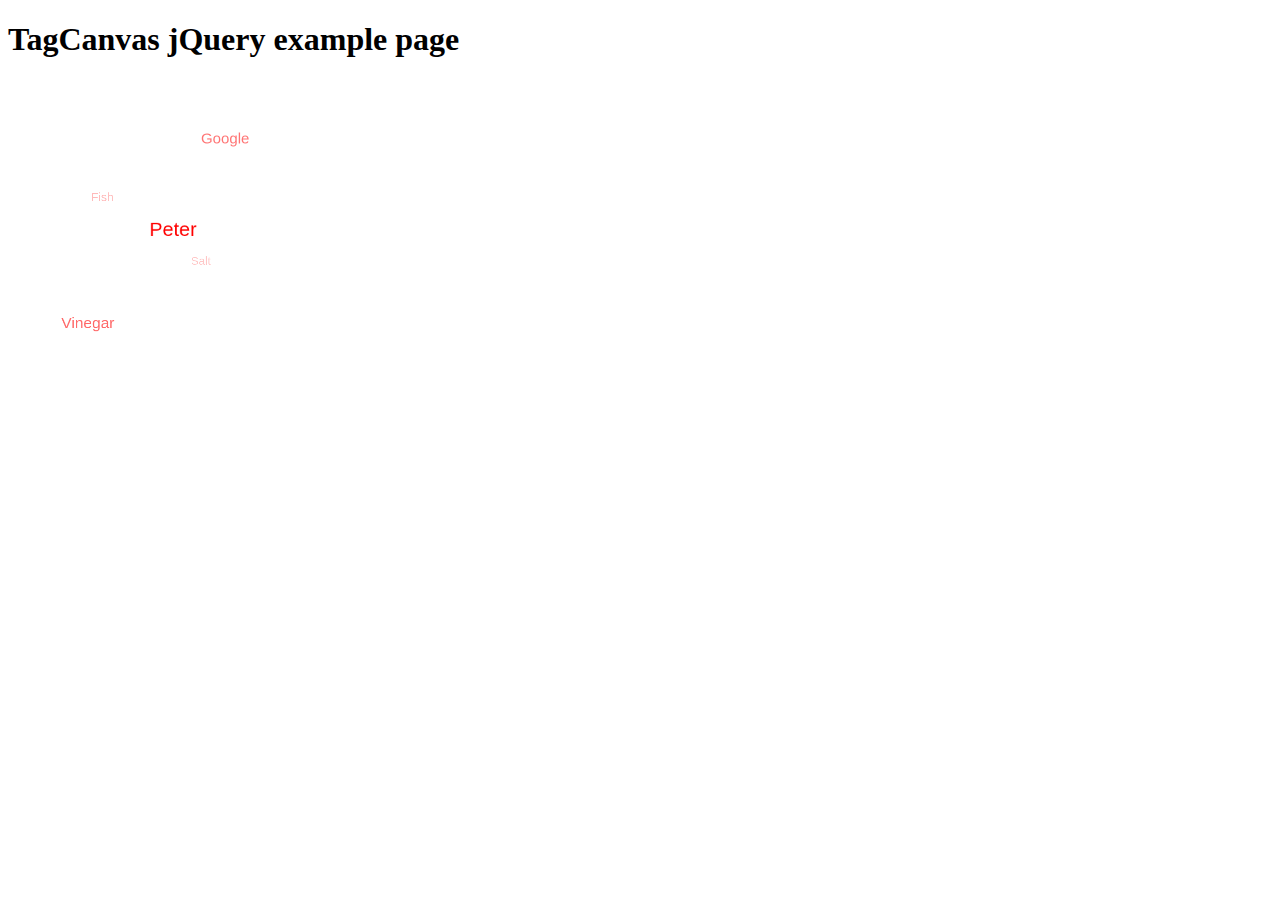
<file: playground/test_selector.html>
<!DOCTYPE html>
<html>
  <head>
    <title>TagCanvas jQuery example</title>
    <!--[if lt IE 9]><script type="text/javascript" src="excanvas.js"></script><![endif]-->
    <script src="../lib/jquery/jquery-1.11.0.min.js"></script>
    <script src="../lib/tagCanvas/jquery.tagcanvas.js"></script>
    <script type="text/javascript">
      $(document).ready(function() {
        var search = ["Burns","Simpson","Mann","Bouvier","Wiggum","Flanders","Quimby's","Muntz","Shelbyville","Sherri and Terri","Terwilliger","Szyslak"];
        if(!$('#myCanvas').tagcanvas({
          textColour: '#ff0000',
          outlineColour: '#ff00ff',
          reverse: true,
          depth: 0.8,
          maxSpeed: 0.05
        },'tags',search)) {
          // something went wrong, hide the canvas container
          $('#myCanvasContainer').hide();
        }
      });
    </script>
  </head>
  <body>
    <h1>TagCanvas jQuery example page</h1>
    <div id="myCanvasContainer">
      <canvas width="300" height="300" id="myCanvas">
        <p>Anything in here will be replaced on browsers that support the canvas element</p>
      </canvas>
    </div>
    <div id="tags">
      <ul>
        <li><a href="http://www.google.com" target="_blank">Google</a></li>
        <li><a href="/fish">Fish</a></li>
        <li><a href="/chips">Peter</a></li>
        <li><a href="/salt">Salt</a></li>
        <li><a href="/vinegar">Vinegar</a></li>
      </ul>
    </div>
  </body>
</html>
</file>
<file: lib/multiple-select-master/multiple-select.css>
/**
 * @author zhixin wen <wenzhixin2010@gmail.com>
 */

.ms-parent {
	display: inline-block;
	position: relative;
	vertical-align: middle;
}

.ms-choice {
	display: block;
	height: 26px;
	padding: 0;
	overflow: hidden;
	cursor: pointer;
	border: 1px solid #aaa;
	text-align: left;
	white-space: nowrap;
	line-height: 26px;
	color: #444;
	text-decoration: none;
	-webkit-border-radius: 4px;
	-moz-border-radius: 4px;
	border-radius: 4px;
	background-color: #fff;
}

.ms-choice.disabled {
	background-color: #f4f4f4;
	background-image: none;
	border: 1px solid #ddd;
	cursor: default;
}

.ms-choice > span {
	position: absolute;
	top: 0;
	left: 0;
	right: 20px;
	white-space: nowrap;
	overflow: hidden;
	text-overflow: ellipsis;
	display: block;
	padding-left: 8px;
}

.ms-choice > span.placeholder {
	color: #999;
}

.ms-choice > div {
	position: absolute;
	top: 0;
	right: 0;
	width: 20px;
	height: 25px;
	background: url('multiple-select.png') right top no-repeat;
}

.ms-choice > div.open {
	background: url('multiple-select.png') left top no-repeat;
}

.ms-drop {
	overflow: hidden;
	display: none;
	margin-top: -1px;
	padding: 0;
	position: absolute;
	z-index: 1000;
	top: 100%;
	background: #fff;
	color: #000;
	border: 1px solid #aaa;
	-webkit-border-radius: 4px;
	-moz-border-radius: 4px;
	border-radius: 4px;
	-webkit-box-shadow: 0 4px 5px rgba(0, 0, 0, .15);
	-moz-box-shadow: 0 4px 5px rgba(0, 0, 0, .15);
	box-shadow: 0 4px 5px rgba(0, 0, 0, .15);
}


.ms-search {
	display: inline-block;
	margin: 0;
	min-height: 26px;
	padding: 4px;
	position: relative;
	white-space: nowrap;
	width: 100%;
	z-index: 10000;
}

.ms-search input {
	width: 100%;
	height: auto !important;
	min-height: 24px;
	padding: 0 20px 0 5px;
	margin: 0;
	outline: 0;
	font-family: sans-serif;
	font-size: 1em;
	border: 1px solid #aaa;
	-webkit-border-radius: 0;
	-moz-border-radius: 0;
	border-radius: 0;
	-webkit-box-shadow: none;
	-moz-box-shadow: none;
	box-shadow: none;
	background: #fff url('multiple-select.png') no-repeat 100% -22px;
	background: url('multiple-select.png') no-repeat 100% -22px, -webkit-gradient(linear, left bottom, left top, color-stop(0.85, white), color-stop(0.99, #eeeeee));
	background: url('multiple-select.png') no-repeat 100% -22px, -webkit-linear-gradient(center bottom, white 85%, #eeeeee 99%);
	background: url('multiple-select.png') no-repeat 100% -22px, -moz-linear-gradient(center bottom, white 85%, #eeeeee 99%);
	background: url('multiple-select.png') no-repeat 100% -22px, -o-linear-gradient(bottom, white 85%, #eeeeee 99%);
	background: url('multiple-select.png') no-repeat 100% -22px, -ms-linear-gradient(top, #ffffff 85%, #eeeeee 99%);
	background: url('multiple-select.png') no-repeat 100% -22px, linear-gradient(top, #ffffff 85%, #eeeeee 99%);
}

.ms-search, .ms-search input {
	-webkit-box-sizing: border-box;
	-khtml-box-sizing: border-box;
	-moz-box-sizing: border-box;
	-ms-box-sizing: border-box;
	box-sizing: border-box;
}

.ms-drop ul {
	overflow: auto;
	margin: 0;
	padding: 5px 8px;
}

.ms-drop ul > li {
	list-style: none;
	display: list-item;
	background-image: none;
	position: static;
}

.ms-drop ul > li .disabled {
	opacity: .35;
	filter: Alpha(Opacity=35);
}

.ms-drop ul > li.multiple {
	display: block;
	float: left;
}

.ms-drop ul > li.group {
	clear: both;
}

.ms-drop ul > li.multiple label {
	width: 100%;
	display: block;
	white-space: nowrap;
	overflow: hidden;
	text-overflow: ellipsis;
}

.ms-drop ul > li label.optgroup {
	font-weight: bold;
}

.ms-drop input[type="checkbox"] {
	vertical-align: middle;
}
</file>
<file: style/style3.css>
#logo{
	z-index:1000;
	border-radius: 100px;
	border:1px solid black;
	position: absolute;
	left:5px;
	height:50px; 
	width:50px;
}
body {font-family: Arial, Helvetica, sans-serif;} 

/* disable text selection */
svg *::selection {
   background : transparent;
}

svg *::-moz-selection {
   background:transparent;
} 

svg *::-webkit-selection {
   background:transparent;
}
rect.selection {
  stroke          : #333;
  stroke-dasharray: 4px;
  stroke-opacity  : 0.5;
  fill            : transparent;
}

rect.cell-border {
  stroke: #eee;
  stroke-width:0.3px;   
}

rect.cell-selected {
  stroke: rgb(51,102,153);
  stroke-width:0.5px;   
}

rect.cell-hover {
  stroke: #F00;
  stroke-width:0.3px;   
}

text.mono {
  font-size: 9pt;
  font-family: Arial, Helvetica, sans-serif;
  /*font-family: Consolas, courier;*/
  fill: #aaa;
}
text.monoSmall {
  font-size: 6pt;
  font-family: Arial, Helvetica, sans-serif;
  /*font-family: Consolas, courier;*/
  fill: #aaa;
}

text.text-selected {
  fill: #000;
}

text.text-highlight {
  font-size: 103%;
  fill: rgb(145, 0, 63);
}
text.text-hover {
  /*fill: #00C;*/
  font-size: 103%;
  fill: rgb(145, 0, 63);
}
#tooltip {
  position: absolute;
  width: 200px;
  height: auto;
  padding: 10px;
  background-color: white;
  -webkit-border-radius: 10px;
  -moz-border-radius: 10px;
  border-radius: 10px;
  -webkit-box-shadow: 4px 4px 10px rgba(0, 0, 0, 0.4);
  -moz-box-shadow: 4px 4px 10px rgba(0, 0, 0, 0.4);
  box-shadow: 4px 4px 10px rgba(0, 0, 0, 0.4);
  pointer-events: none;
}

#tooltip.hidden {
  display: none;
}

#tooltip p {
  margin: 0;
  font-family: sans-serif;
  font-size: 12px;
  line-height: 20px;
}

select {

}

.selector{
  position: relative;
  float:center;
}

.seasonLabel{
  font-size: 20pt;
  font-family: Arial, Helvetica, sans-serif;
  /*font-family: Consolas, courier;*/
  fill: #a63467;
}
.seasonLabel2{
  font-size: 16pt;
  font-family: Arial, Helvetica, sans-serif;
  /*font-family: Consolas, courier;*/
  fill: #a63467;
}

.rowLabel{
  -webkit-transition:font-size 80ms; /* For Safari 3.1 to 6.0 */
  transition:font-size 80ms;
}
.colLabel{
  -webkit-transition:font-size 80ms; /* For Safari 3.1 to 6.0 */
  transition:font-size 80ms;
}

.home-hover{
  color:#a63467;
}

.pointerLabel{
  cursor:pointer;
}


text.legendLabel {
  font-size: 9pt;
  font-family: Arial, Helvetica, sans-serif;
  /*font-family: Consolas, courier;*/
  fill: rgb(197, 121, 154);
}

#char_card{
  position: relative;
  left:0px;
  width:243px;
  border: 1px solid black;
  border-radius: 3px;
  padding: 5px;
  box-shadow: 0px 0px 5px rgba(0, 0, 0, 0.4);
  margin: 0px;
}

#char_card > img{
  position: relative;
  top:-10px;
  left:30px;
  width: 160px;
  height: 160px;
  border: 1px solid black;
  border-radius: 200px;
  box-shadow: 0px 0px 5px rgba(0, 0, 0, 0.4);
  padding:5px 5px;
}

#info_episode{
  position: relative;
  top:5px;
  left:0px;
  width:243px;
  border: 1px solid black;
  border-radius: 3px;
  padding: 5px;
  box-shadow: 0px 0px 5px rgba(0, 0, 0, 0.4);
  margin: 0px;
}

#info_episode > img{
  position: relative;
  top:-10px;
  left:10px;
  width: 200px;
  height: 130px;
  border: 1px solid black;
  border-radius: 10px;
  box-shadow: 0px 0px 5px rgba(0, 0, 0, 0.4);
  padding:5px 5px;
}

#info_char{
  position: relative;
  border-radius: 10px;
  padding:10px 10px;
}

#info_char a {
  text-decoration:none;
  position: relative;
  left: 15px;
  font-size: 11px;
}

#status{
  margin: 0px;
  font-size: 15px;
}

#age{
  margin: 0px;
  font-size: 15px;
  float:right;
}

#gender{
  position: relative;
  margin: 0px;
  font-size: 15px;
  float:right;
}

#voiced{
  margin: 0px;
  font-size: 15px;
}

#appearances{
  position: relative;
  left:30px;
  font-size: 17px;
  margin: 0px;
}

#buttons{
  margin:0px;
  padding: 5px;
}

#prev{
  position: relative;
  float: left;
  height: 30px;
}

#next{
  position: relative;
  float: right;
  height: 30px;
}

#name{
  position: relative;
  left:10px;
  text-align:center;
  font-family: arial;
  font-size: 19px; 
  width:200px;
}
#aired{
  text-align: center;
  margin:0px;
  font-size: 14px;
  position: relative;
  right: 5px;
}
#season{
  position: relative;
  left: 60px;
  font-size: 17px;
  margin:0px;
}
#episode{
  position: relative;
  left: 68px;
  font-size: 12px;
  margin:0px;
}
#location_name{
  position: relative;
  margin: 2px;
  top:-10px;
  left: 20px;
  font-size: 15px;
  width: 180px;
}
#locations{
  position: relative;
  text-align: center;
  font-size: 16px;
}
#prev{
  cursor:pointer;
}
#next{
  cursor:pointer;
}
.pager{
  position: relative;
  top:-10px;
  margin: 0px;
  padding: 8px;
}
#myCanvas{
  border: 0px solid black;
  border-radius: 3px;
  height: 200px;
  width: 243px;
  box-shadow: 0px 0px 5px rgba(0, 0, 0, 0.4);
  margin:5px 0px 0px 0px; 
}
/***************************************************/
 .menuIMG{
-webkit-box-shadow: 3px 3px 1px 0px rgba(0,0,0,0.75);
-moz-box-shadow: 3px 3px 1px 0px rgba(0,0,0,0.75);
box-shadow: 3px 3px 1px 0px rgba(0,0,0,0.75);
cursor:pointer;
width:58px;
height:58px;
-webkit-transition:width 100ms, height 100ms; /* For Safari 3.1 to 6.0 */
transition:width 100ms, height 100ms;
 }
.menuIMG:hover, .menuIMG:active
{
width:60px;
height:60px;
}
/*position:fixed;top:10px;left:10px;*/
.menuli {display:table-cell;height:60px;vertical-align:middle;padding-top: 18px;color: #2c3e50;cursor:pointer;opacity:1;}
.menuli:hover, .menuli:hover{
background-color: #bdc3c7;
/*border-left: solid 1px #2c3e50;
border-right: solid 1px #2c3e50;*/
}
.menuim {display:table-cell;height:60px;vertical-align:middle;padding-top: 0px;}
.menuul
{
opacity:0.97;
background-color: #eee;
display: table;
float:left;
width:100%;
padding:0;
margin:0;
list-style-type:none;
font-size: 1.3em;
}
</file>
<file: style/style.css>
#about{
	position:absolute;
	top:50px;
}
.canvas{
	top:-30px;
    width: 1280px;
    height: 720px;
    border: 1px solid black;
}
.image{
	border:2px solid;
	border-radius:100px;
	position:absolute;
}

#logo{
	z-index:1000;
	border-radius: 100px;
	border:1px solid black;
	position: absolute;
	left:5px;
	height:50px; 
	width:50px;
}
.navbar {
	z-index:1;
}

#characters_select{
	position: relative;
	top:90px;
	left:150px;
	width: 1100px;
	height: 50px;
}

#episodes_select{
	position: relative;
	top:150px;
	left:150px;
	width: 1100px;
	height: 50px;
}

.left{
	position:relative;
	float:left;
	width:30px;
	height:30px;
}

.right{
	position:relative;
	float:right;
	width:30px;
	height:30px;
}

.button{
	width: 1040px;
	height: 50px;
}

#svg_episode{
	width: 1000px;
	height: 300px;
}
.episode_group{
	position:relative;
	right:50px;
	width: 20px;
}
.episode_text{
	position:relative;
	float:left;
	font-size:9px;
}

.link {
  fill: none;
  stroke: #ccc;
  stroke-width: 1.5px;
}
</file>
